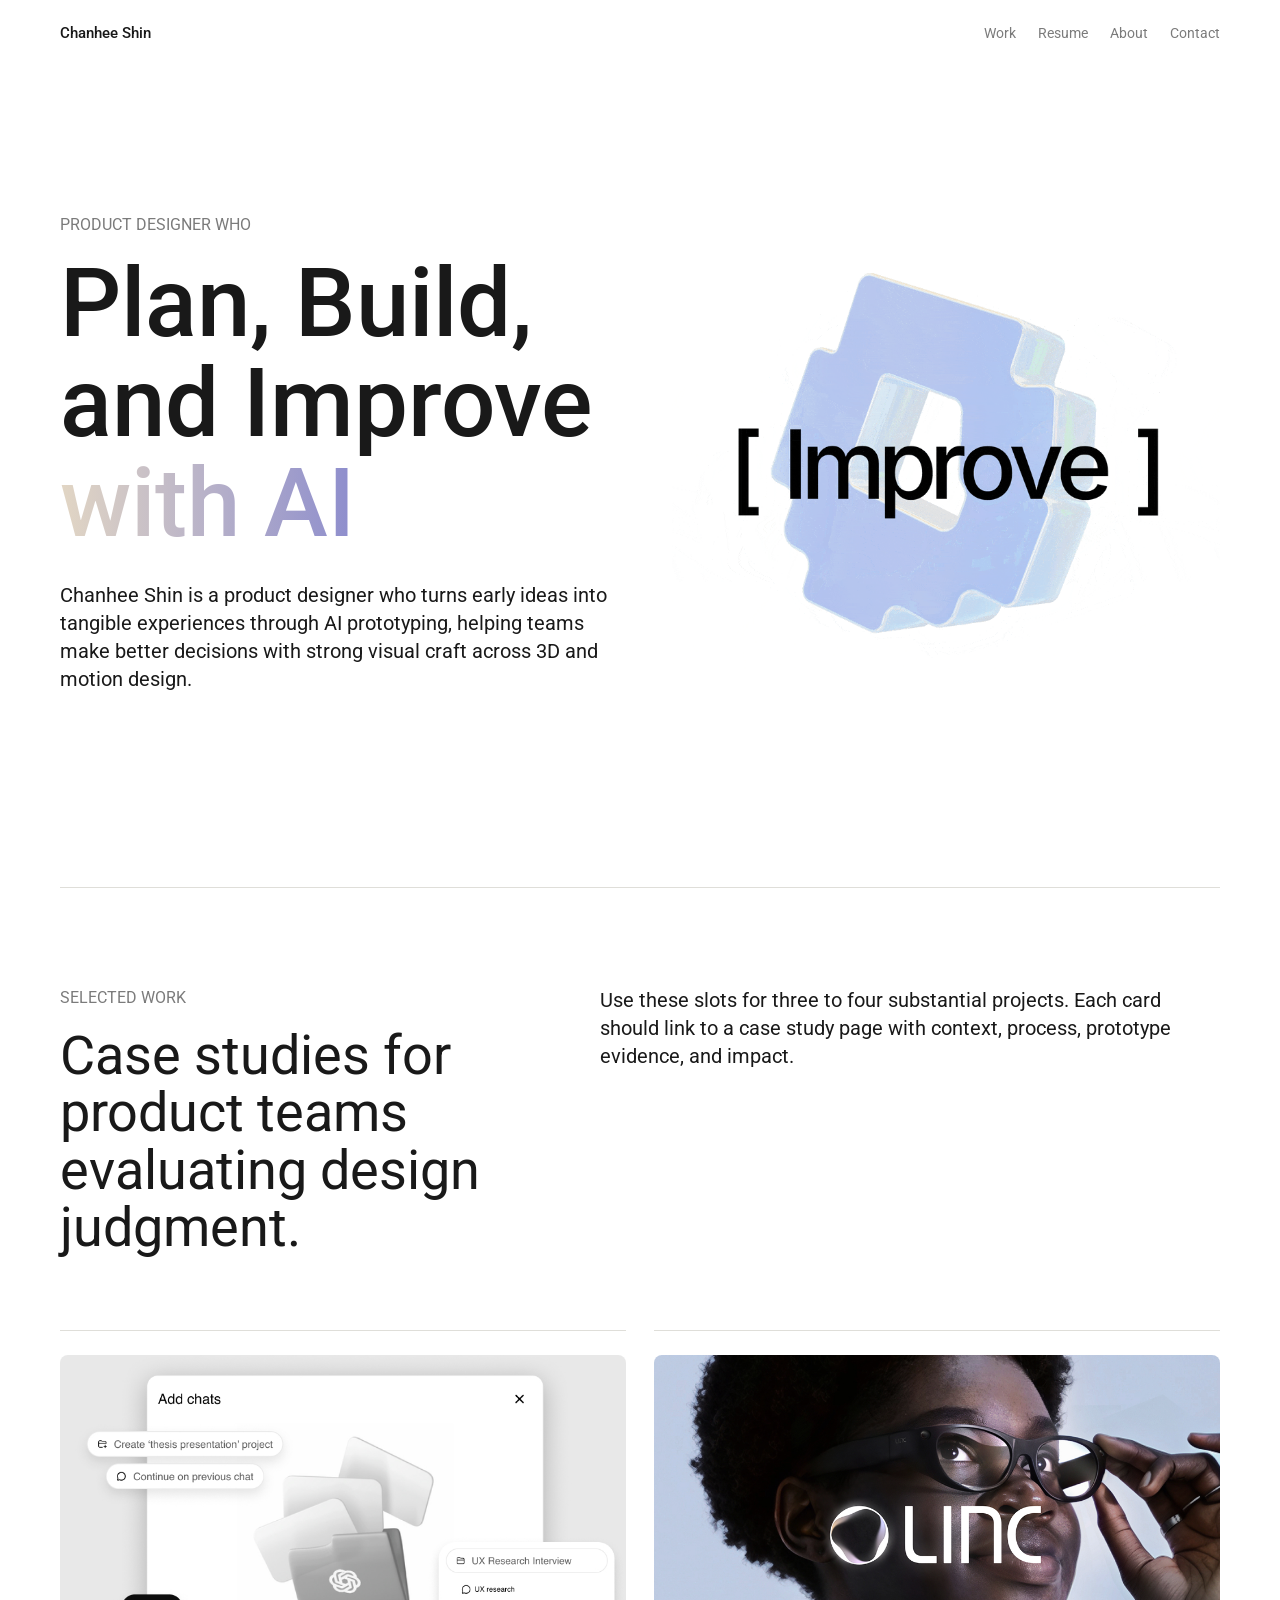
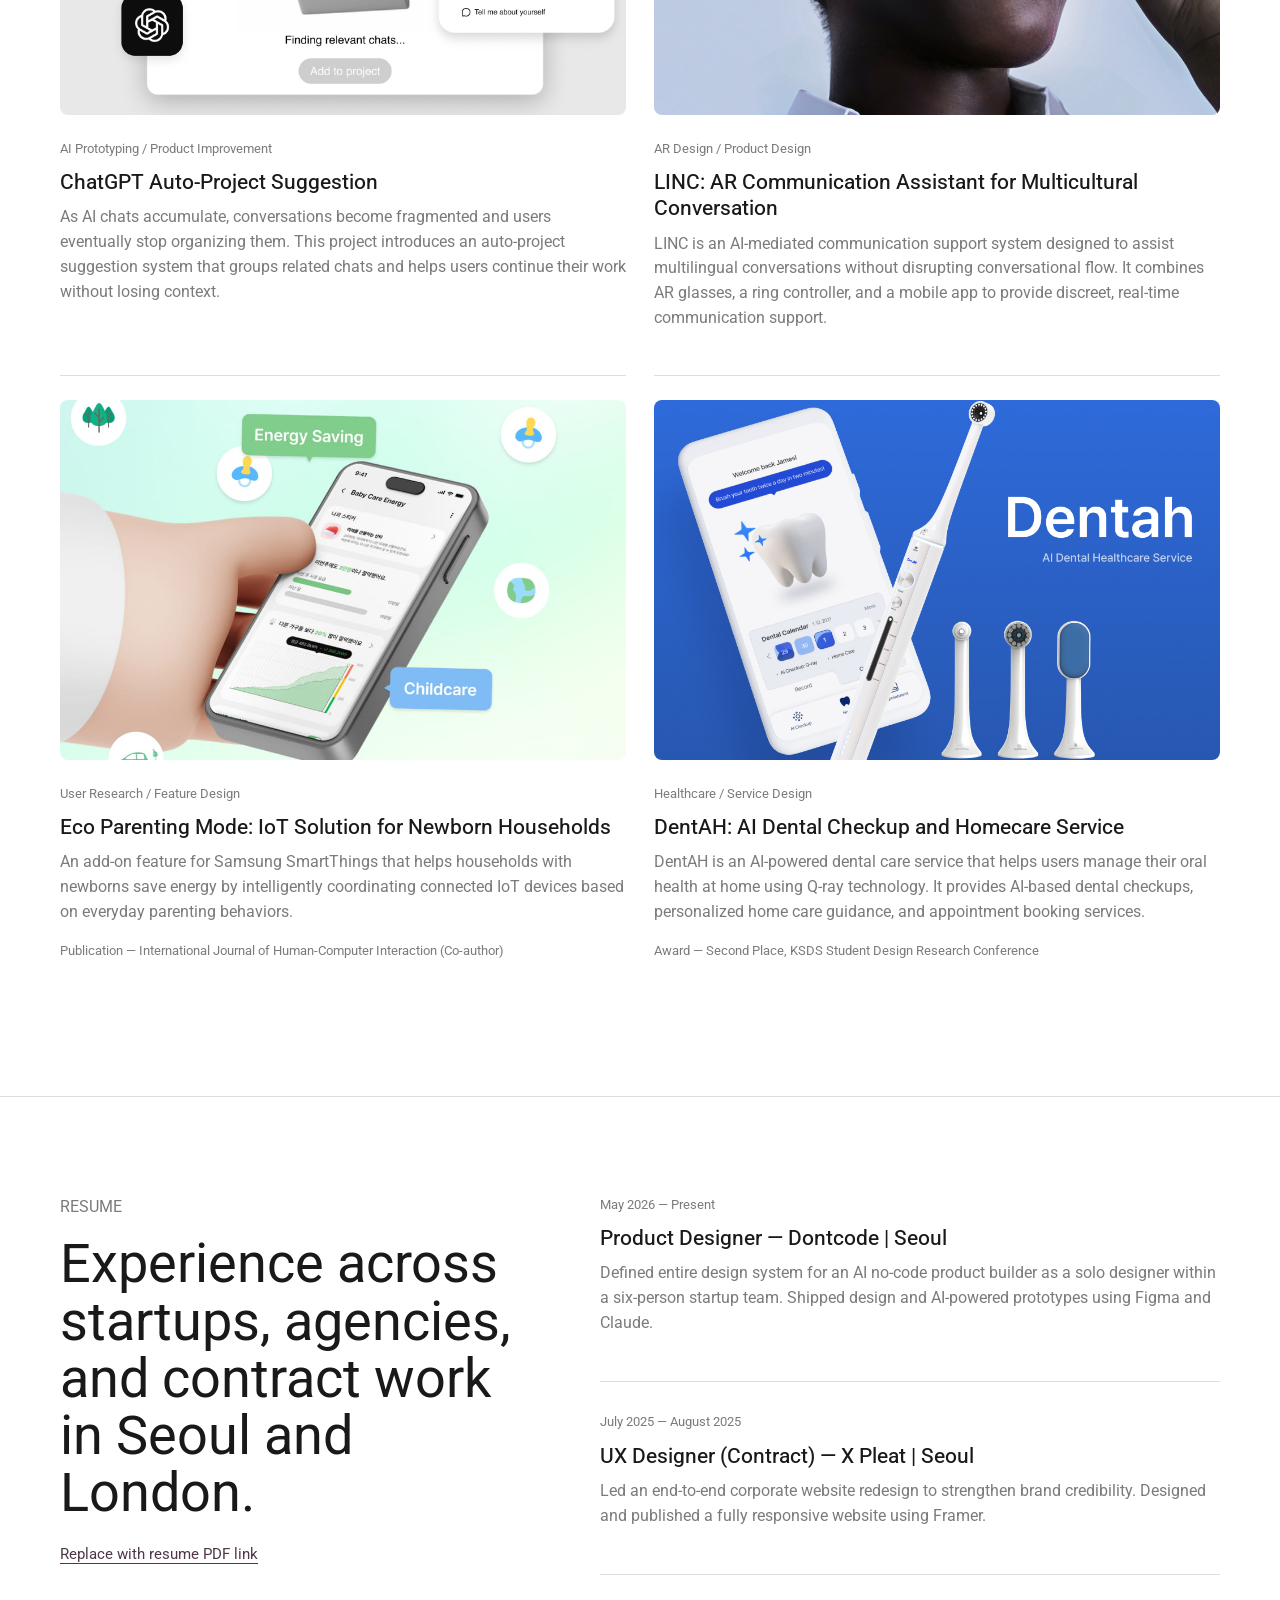
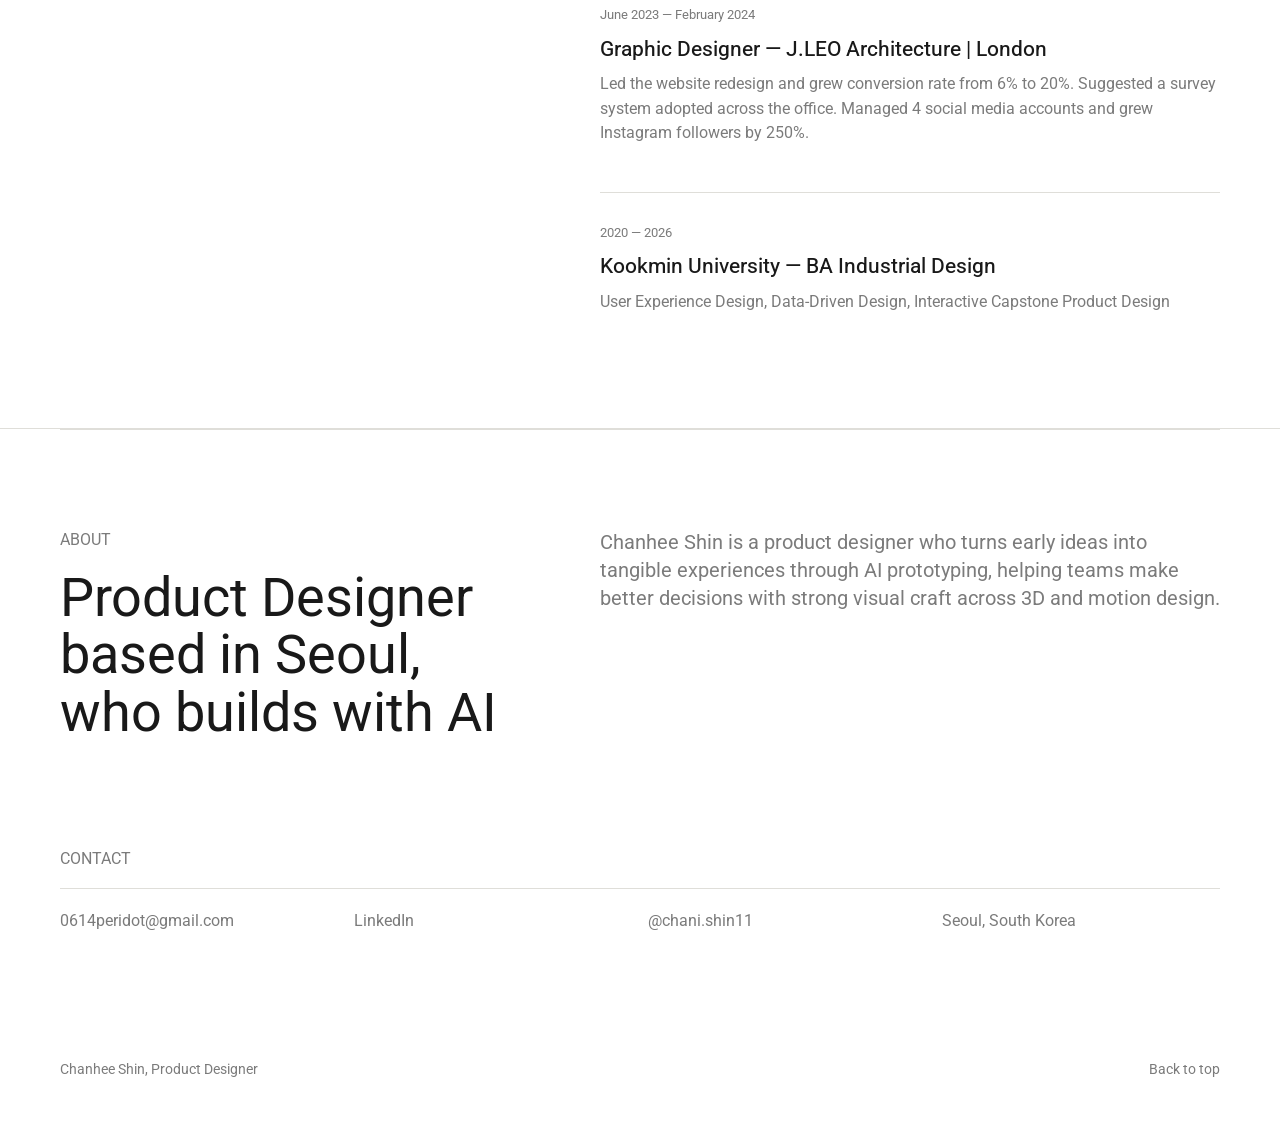
<file: index.html>
<!DOCTYPE html>
<html lang="en">
  <head>
    <meta charset="UTF-8" />
    <meta name="viewport" content="width=device-width, initial-scale=1.0" />
    <title>Chanhee Shin | Product Designer</title>
    <meta
      name="description"
      content="Portfolio for Chanhee Shin, a Seoul-based product designer focused on AI prototyping and product improvement."
    />
    <link rel="preconnect" href="https://fonts.googleapis.com" />
    <link rel="preconnect" href="https://fonts.gstatic.com" crossorigin />
    <link
      href="https://fonts.googleapis.com/css2?family=Roboto:wght@300;400;500;700&display=swap"
      rel="stylesheet"
    />
    <link rel="stylesheet" href="styles.css?v=2" />
  </head>
  <body>
    <header class="site-header">
      <a class="brand" href="#top" aria-label="Chanhee Shin home">Chanhee Shin</a>
      <nav class="nav" aria-label="Primary navigation">
        <a href="#work">Work</a>
        <a href="#resume">Resume</a>
        <a href="#about">About</a>
        <a href="#contact">Contact</a>
      </nav>
    </header>

    <main id="top">
      <section class="hero section">
        <div class="hero-copy">
          <p class="eyebrow">Product Designer who</p>
          <h1>Plan, Build,
            and Improve
            <span class="gradient-text">with AI</span></h1>
          <p class="hero-text">
            Chanhee Shin is a product designer who turns early ideas into tangible 
            experiences through AI prototyping, helping teams make better decisions 
            with strong visual craft across 3D and motion design.
          </p>
        </div>
        <div class="hero-visual">
          <img src="images/hero-3d.gif" alt="3D animation" class="hero-gif" />
        </div>
      </section>

      <section id="work" class="section section-split">
        <div>
          <p class="eyebrow">Selected Work</p>
          <h2>Case studies for product teams evaluating design judgment.</h2>
        </div>
        <p>
          Use these slots for three to four substantial projects. Each card should
          link to a case study page with context, process, prototype evidence, and
          impact.
        </p>
      </section>

      <section class="section work-grid" aria-label="Case study links">
        <a class="project-card" href="case-study-1-chatgpt.html">
          <div class="project-image">
            <img src="images/portfolio1-chatgpt.jpg" alt="ChatGPT Auto-Project Suggestion" />
          </div>
          <div class="project-copy">
            <p class="project-meta">AI Prototyping / Product Improvement</p>
            <h3>ChatGPT Auto-Project Suggestion</h3>
            <p>As AI chats accumulate, conversations become fragmented and users eventually stop organizing them. This project introduces an auto-project suggestion system that groups related chats and helps users continue their work without losing context.</p>
          </div>
        </a>

        <a class="project-card" href="case-study.html">
          <div class="project-image">
            <img src="images/portfolio2-linc.jpg" alt="LINC: AR Communication Assistant" />
          </div>
          <div class="project-copy">
            <p class="project-meta">AR Design / Product Design</p>
            <h3>LINC: AR Communication Assistant for Multicultural Conversation</h3>
            <p>LINC is an AI-mediated communication support system designed to assist multilingual conversations without disrupting conversational flow. It combines AR glasses, a ring controller, and a mobile app to provide discreet, real-time communication support.</p>
          </div>
        </a>

        <a class="project-card" href="case-study.html">
          <div class="project-image">
            <img src="images/portfolio3-ecoparenting.jpg" alt="Eco Parenting Mode" />
          </div>
          <div class="project-copy">
            <p class="project-meta">User Research / Feature Design</p>
            <h3>Eco Parenting Mode: IoT Solution for Newborn Households</h3>
            <p>An add-on feature for Samsung SmartThings that helps households with newborns save energy by intelligently coordinating connected IoT devices based on everyday parenting behaviors.</p>
            <p class="project-meta">Publication — International Journal of Human-Computer Interaction (Co-author)</p>
          </div>
        </a>

        <a class="project-card" href="case-study.html">
          <div class="project-image">
            <img src="images/portfolio4-dentah.jpg" alt="DentAH: AI Dental Checkup and Homecare Service" />
          </div>
          <div class="project-copy">
            <p class="project-meta">Healthcare / Service Design</p>
            <h3>DentAH: AI Dental Checkup and Homecare Service</h3>
            <p>DentAH is an AI-powered dental care service that helps users manage their oral health at home using Q-ray technology. It provides AI-based dental checkups, personalized home care guidance, and appointment booking services.</p>
            <p class="project-meta">Award — Second Place, KSDS Student Design Research Conference</p>
          </div>
        </a>
      </section>

      <section id="resume" class="resume-band">
        <div class="section resume">
          <div>
            <p class="eyebrow">Resume</p>
            <h2>Experience across startups, agencies, and contract work in Seoul and London.</h2>
            <a class="text-link" href="#" aria-label="Replace with resume PDF link">Replace with resume PDF link</a>
          </div>
          <div class="resume-list">
            <article>
              <p class="resume-date">May 2026 — Present</p>
              <h3>Product Designer — Dontcode | Seoul</h3>
              <p>Defined entire design system for an AI no-code product builder as a solo designer within a six-person startup team. Shipped design and AI-powered prototypes using Figma and Claude.</p>
            </article>
            <article>
              <p class="resume-date">July 2025 — August 2025</p>
              <h3>UX Designer (Contract) — X Pleat | Seoul</h3>
              <p>Led an end-to-end corporate website redesign to strengthen brand credibility. Designed and published a fully responsive website using Framer.</p>
            </article>
            <article>
              <p class="resume-date">June 2023 — February 2024</p>
              <h3>Graphic Designer — J.LEO Architecture | London</h3>
              <p>Led the website redesign and grew conversion rate from 6% to 20%. Suggested a survey system adopted across the office. Managed 4 social media accounts and grew Instagram followers by 250%.</p>
            </article>
            <article>
              <p class="resume-date">2020 — 2026</p>
              <h3>Kookmin University — BA Industrial Design</h3>
              <p>User Experience Design, Data-Driven Design, Interactive Capstone Product Design</p>
            </article>
          </div>
        </div>
      </section>

      <section id="about" class="section section-split about">
        <div>
          <p class="eyebrow">About</p>
          <h2>Product Designer based in Seoul, who builds with AI</h2>
        </div>
        <p>
          Chanhee Shin is a product designer who turns early ideas into tangible experiences through AI prototyping, helping teams make better decisions with strong visual craft across 3D and motion design.
        </p>
      </section>

      <section id="contact" class="section contact">
        <p class="eyebrow">Contact</p>
        <div class="contact-grid">
          <a href="mailto:0614peridot@gmail.com">0614peridot@gmail.com</a>
          <a href="https://www.linkedin.com/in/chanhee-shin/" target="_blank" rel="noreferrer">LinkedIn</a>
          <a href="https://www.instagram.com/chani.shin11/" target="_blank" rel="noreferrer">@chani.shin11</a>
          <span>Seoul, South Korea</span>
        </div>
      </section>
    </main>

    <footer class="footer">
      <p>Chanhee Shin, Product Designer</p>
      <a href="#top">Back to top</a>
    </footer>
  </body>
</html>
</file>
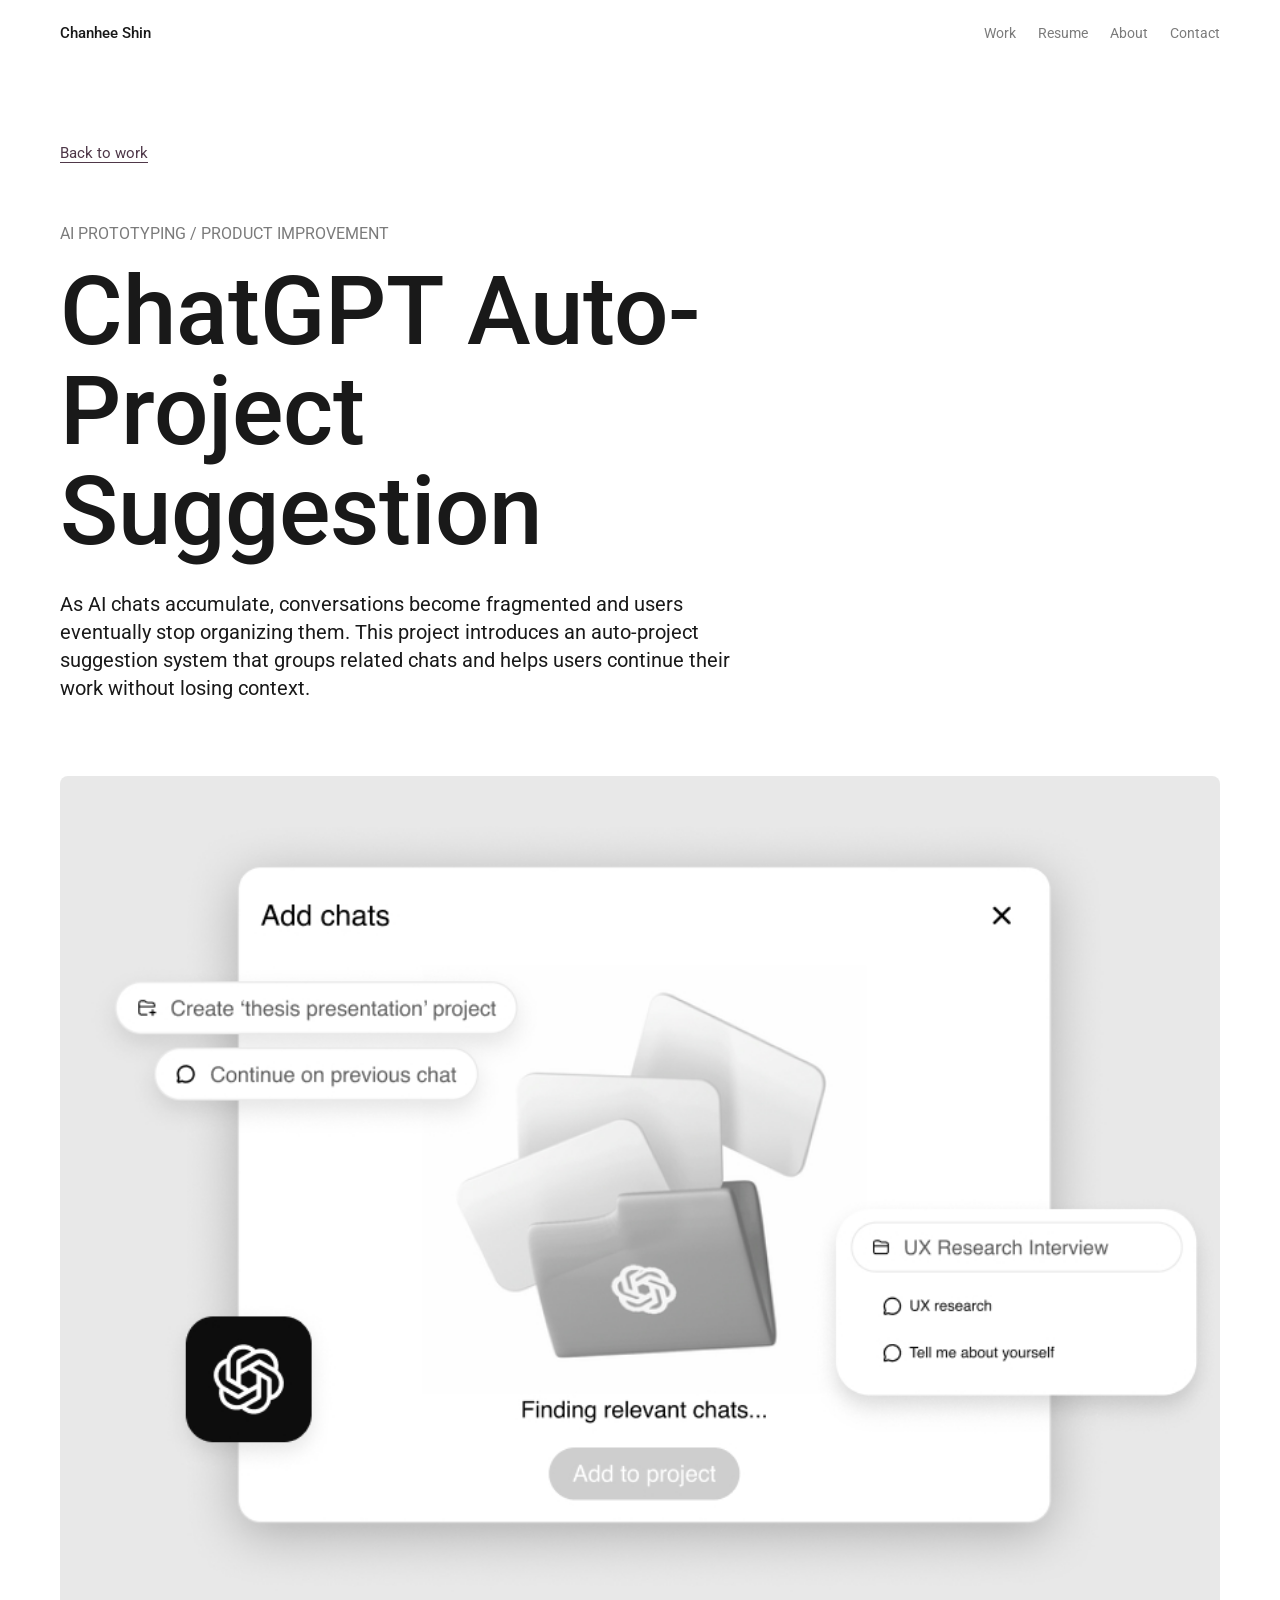
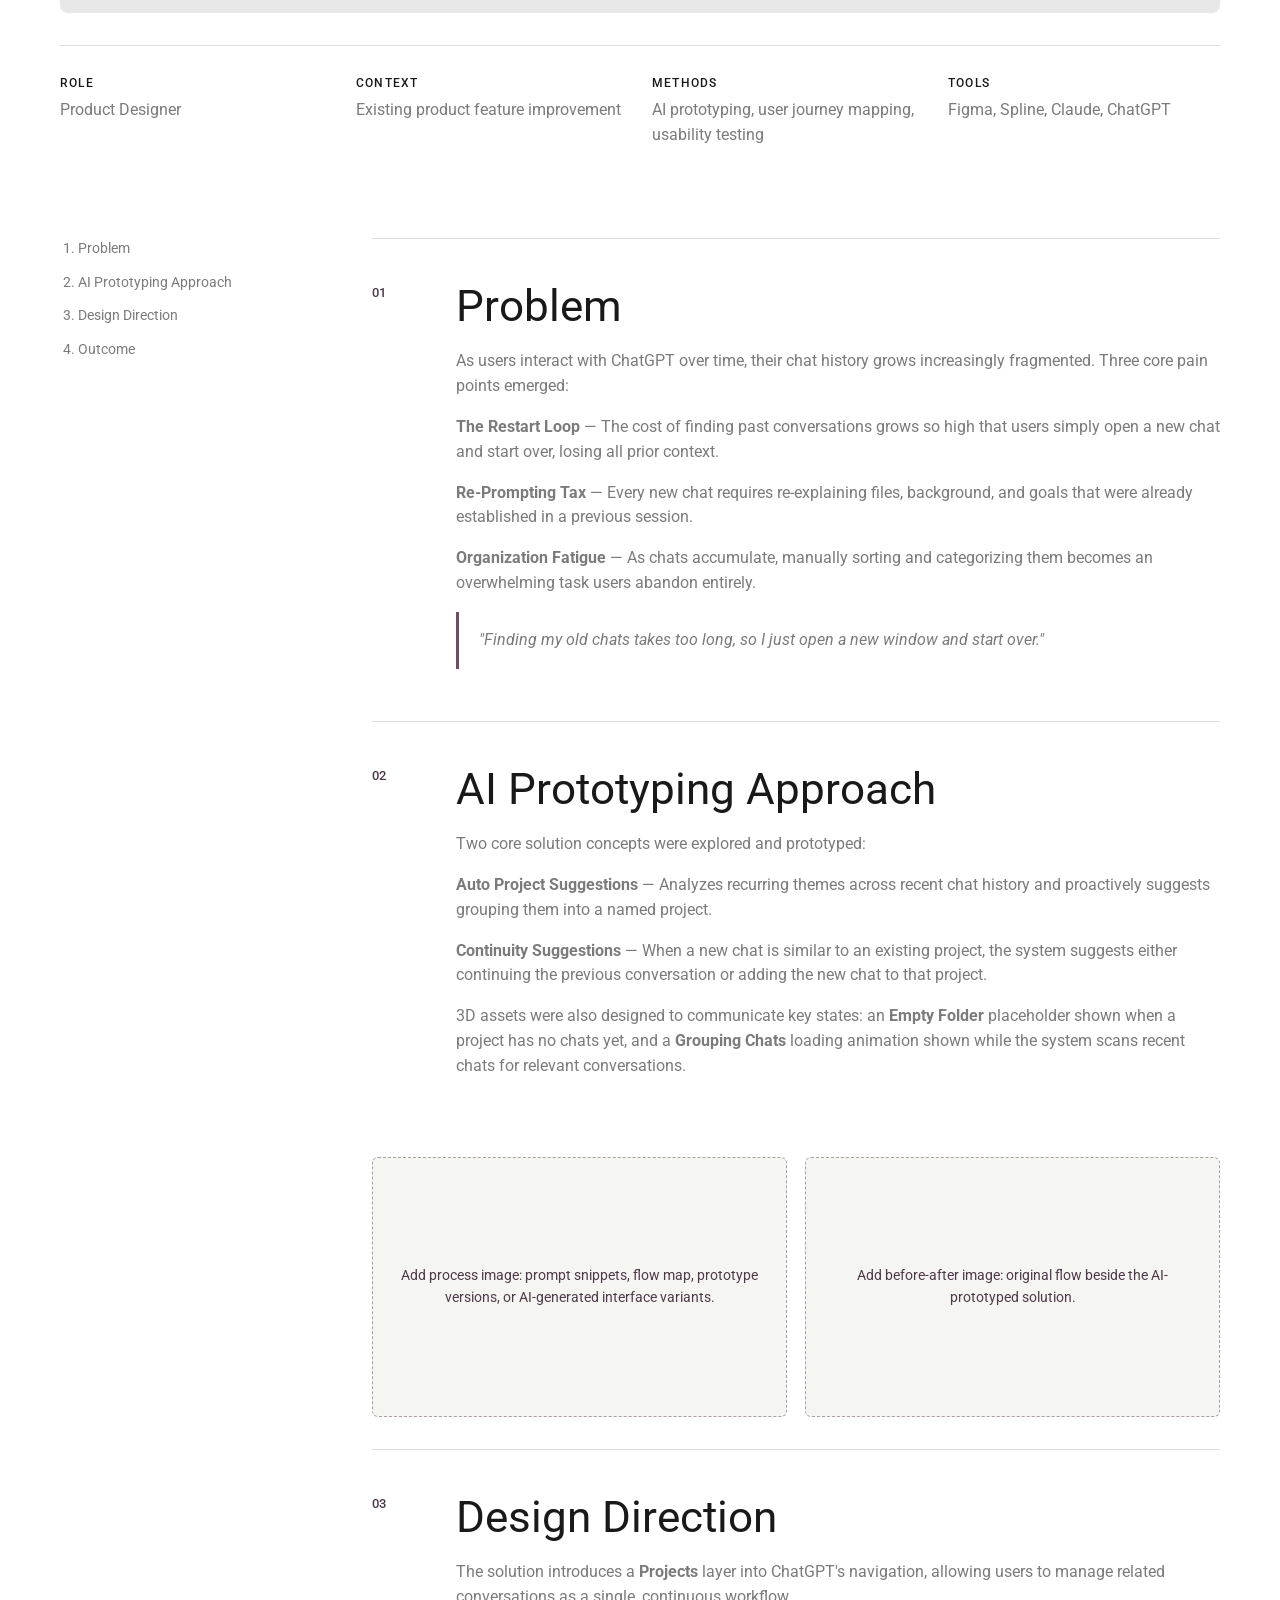
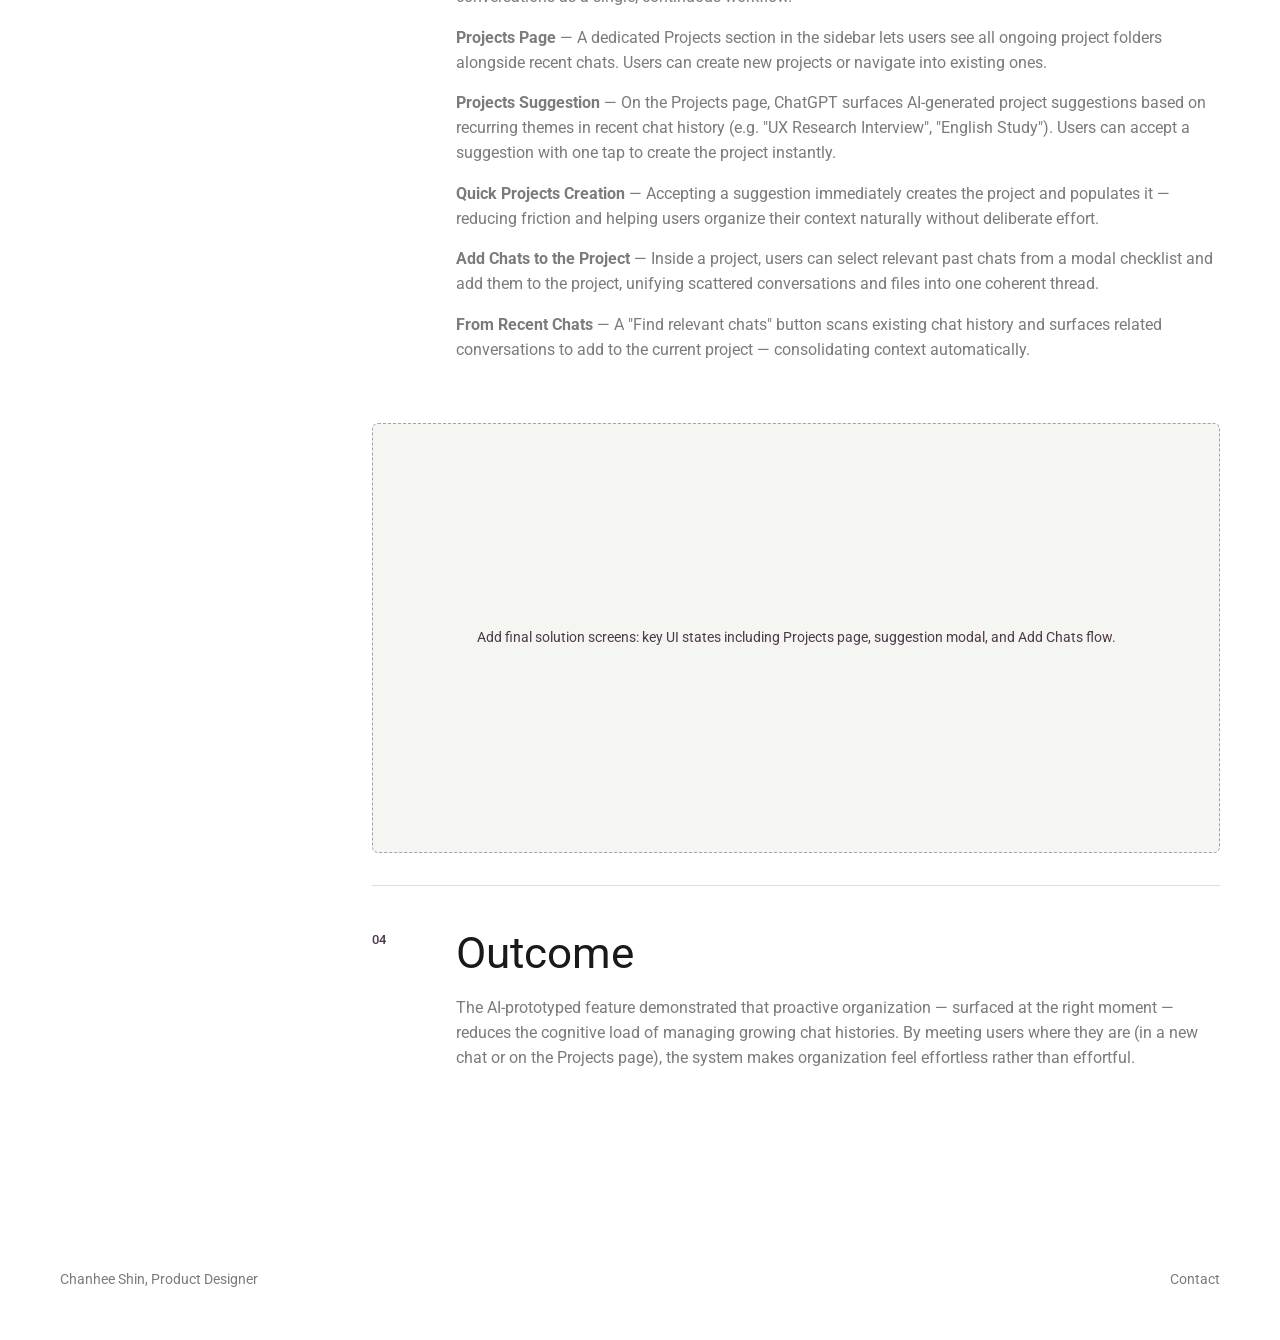
<file: case-study-1-chatgpt.html>
<!DOCTYPE html>
<html lang="en">
  <head>
    <meta charset="UTF-8" />
    <meta name="viewport" content="width=device-width, initial-scale=1.0" />
    <title>ChatGPT Auto-Project Suggestion | Chanhee Shin</title>
    <meta
      name="description"
      content="A case study on auto-project suggestion for ChatGPT — grouping related chats to reduce fragmentation and help users continue their work without losing context."
    />
    <link rel="preconnect" href="https://fonts.googleapis.com" />
    <link rel="preconnect" href="https://fonts.gstatic.com" crossorigin />
    <link
      href="https://fonts.googleapis.com/css2?family=Roboto:wght@300;400;500;700&display=swap"
      rel="stylesheet"
    />
    <link rel="stylesheet" href="styles.css?v=2" />
  </head>
  <body>
    <header class="site-header">
      <a class="brand" href="index.html" aria-label="Chanhee Shin home">Chanhee Shin</a>
      <nav class="nav" aria-label="Primary navigation">
        <a href="index.html#work">Work</a>
        <a href="index.html#resume">Resume</a>
        <a href="index.html#about">About</a>
        <a href="index.html#contact">Contact</a>
      </nav>
    </header>

    <main>
      <section class="case-hero section">
        <a class="text-link" href="index.html#work">Back to work</a>
        <p class="eyebrow">AI Prototyping / Product Improvement</p>
        <h1>ChatGPT Auto-Project Suggestion</h1>
        <p class="hero-text">
          As AI chats accumulate, conversations become fragmented and users eventually stop organizing them. This project introduces an auto-project suggestion system that groups related chats and helps users continue their work without losing context.
        </p>
      </section>

      <section class="section case-overview">
        <img src="images/portfolio1-chatgpt.jpg" alt="ChatGPT Auto-Project Suggestion" class="case-hero-image" />
        <dl class="overview-list">
          <div>
            <dt>Role</dt>
            <dd>Product Designer</dd>
          </div>
          <div>
            <dt>Context</dt>
            <dd>Existing product 
              feature improvement</dd>
          </div>
          <div>
            <dt>Methods</dt>
            <dd>AI prototyping, user journey 
              mapping, usability testing</dd>
          </div>
          <div>
            <dt>Tools</dt>
            <dd>Figma, Spline, Claude, ChatGPT</dd>
          </div>
        </dl>
      </section>

      <section class="section case-layout">
        <aside class="case-sidebar" aria-label="Case study structure">
          <ol>
            <li><a href="#problem">Problem</a></li>
            <li><a href="#prototyping">AI Prototyping Approach</a></li>
            <li><a href="#design">Design Direction</a></li>
            <li><a href="#outcome">Outcome</a></li>
          </ol>
        </aside>

        <div class="case-content">
          <article id="problem" class="case-section">
            <span class="section-number">01</span>
            <div>
              <h2>Problem</h2>
              <p>
                As users interact with ChatGPT over time, their chat history grows increasingly fragmented. Three core pain points emerged:
              </p>
              <p>
                <strong>The Restart Loop</strong> — The cost of finding past conversations grows so high that users simply open a new chat and start over, losing all prior context.
              </p>
              <p>
                <strong>Re-Prompting Tax</strong> — Every new chat requires re-explaining files, background, and goals that were already established in a previous session.
              </p>
              <p>
                <strong>Organization Fatigue</strong> — As chats accumulate, manually sorting and categorizing them becomes an overwhelming task users abandon entirely.
              </p>
              <p class="quote">
                "Finding my old chats takes too long, so I just open a new window and start over."
              </p>
            </div>
          </article>

          <article id="prototyping" class="case-section">
            <span class="section-number">02</span>
            <div>
              <h2>AI Prototyping Approach</h2>
              <p>
                Two core solution concepts were explored and prototyped:
              </p>
              <p>
                <strong>Auto Project Suggestions</strong> — Analyzes recurring themes across recent chat history and proactively suggests grouping them into a named project.
              </p>
              <p>
                <strong>Continuity Suggestions</strong> — When a new chat is similar to an existing project, the system suggests either continuing the previous conversation or adding the new chat to that project.
              </p>
              <p>
                3D assets were also designed to communicate key states: an <strong>Empty Folder</strong> placeholder shown when a project has no chats yet, and a <strong>Grouping Chats</strong> loading animation shown while the system scans recent chats for relevant conversations.
              </p>
            </div>
          </article>

          <div class="image-grid">
            <div class="image-placeholder">
              <span>Add process image: prompt snippets, flow map, prototype versions, or AI-generated interface variants.</span>
            </div>
            <div class="image-placeholder">
              <span>Add before-after image: original flow beside the AI-prototyped solution.</span>
            </div>
          </div>

          <article id="design" class="case-section">
            <span class="section-number">03</span>
            <div>
              <h2>Design Direction</h2>
              <p>
                The solution introduces a <strong>Projects</strong> layer into ChatGPT's navigation, allowing users to manage related conversations as a single, continuous workflow.
              </p>
              <p>
                <strong>Projects Page</strong> — A dedicated Projects section in the sidebar lets users see all ongoing project folders alongside recent chats. Users can create new projects or navigate into existing ones.
              </p>
              <p>
                <strong>Projects Suggestion</strong> — On the Projects page, ChatGPT surfaces AI-generated project suggestions based on recurring themes in recent chat history (e.g. "UX Research Interview", "English Study"). Users can accept a suggestion with one tap to create the project instantly.
              </p>
              <p>
                <strong>Quick Projects Creation</strong> — Accepting a suggestion immediately creates the project and populates it — reducing friction and helping users organize their context naturally without deliberate effort.
              </p>
              <p>
                <strong>Add Chats to the Project</strong> — Inside a project, users can select relevant past chats from a modal checklist and add them to the project, unifying scattered conversations and files into one coherent thread.
              </p>
              <p>
                <strong>From Recent Chats</strong> — A "Find relevant chats" button scans existing chat history and surfaces related conversations to add to the current project — consolidating context automatically.
              </p>
            </div>
          </article>

          <div class="wide-placeholder image-placeholder">
            <span>Add final solution screens: key UI states including Projects page, suggestion modal, and Add Chats flow.</span>
          </div>

          <article id="outcome" class="case-section">
            <span class="section-number">04</span>
            <div>
              <h2>Outcome</h2>
              <p>
                The AI-prototyped feature demonstrated that proactive organization — surfaced at the right moment — reduces the cognitive load of managing growing chat histories. By meeting users where they are (in a new chat or on the Projects page), the system makes organization feel effortless rather than effortful.
              </p>
            </div>
          </article>
        </div>
      </section>
    </main>

    <footer class="footer">
      <p>Chanhee Shin, Product Designer</p>
      <a href="index.html#contact">Contact</a>
    </footer>
  </body>
</html>
</file>
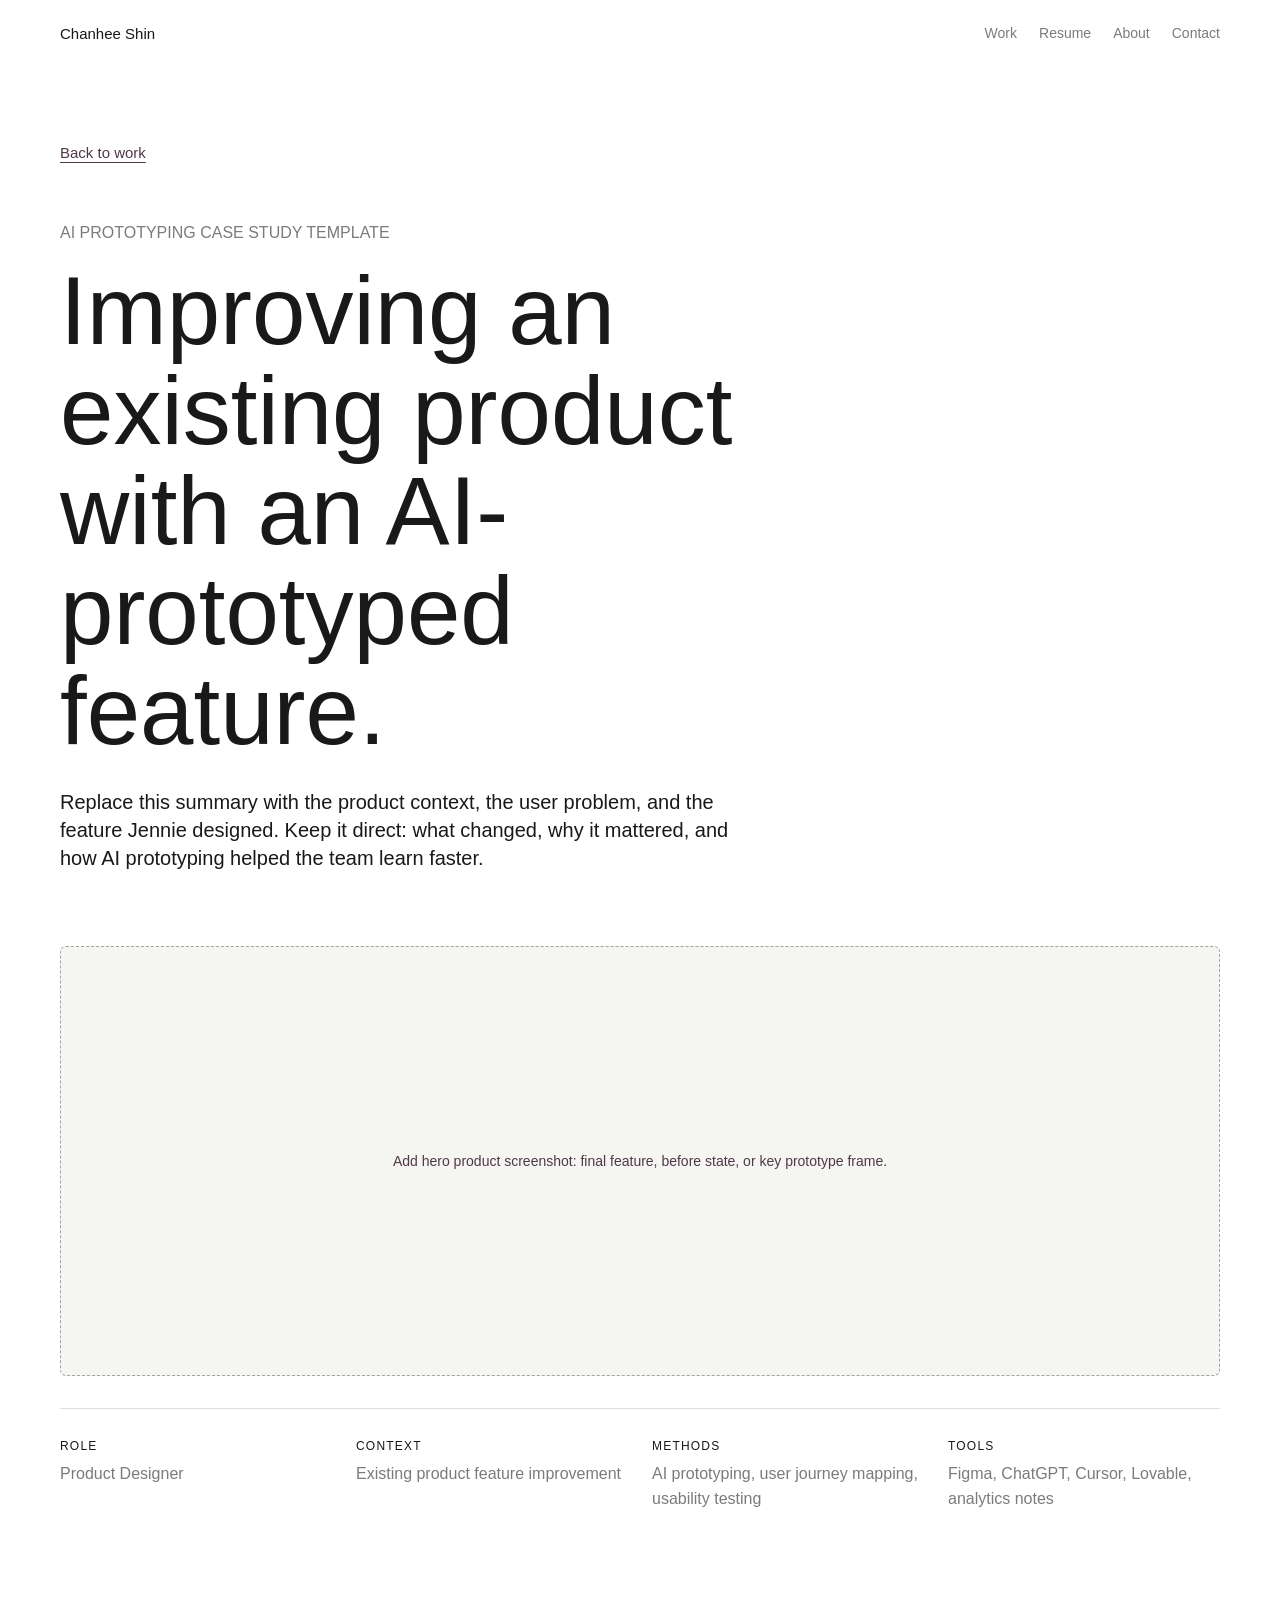
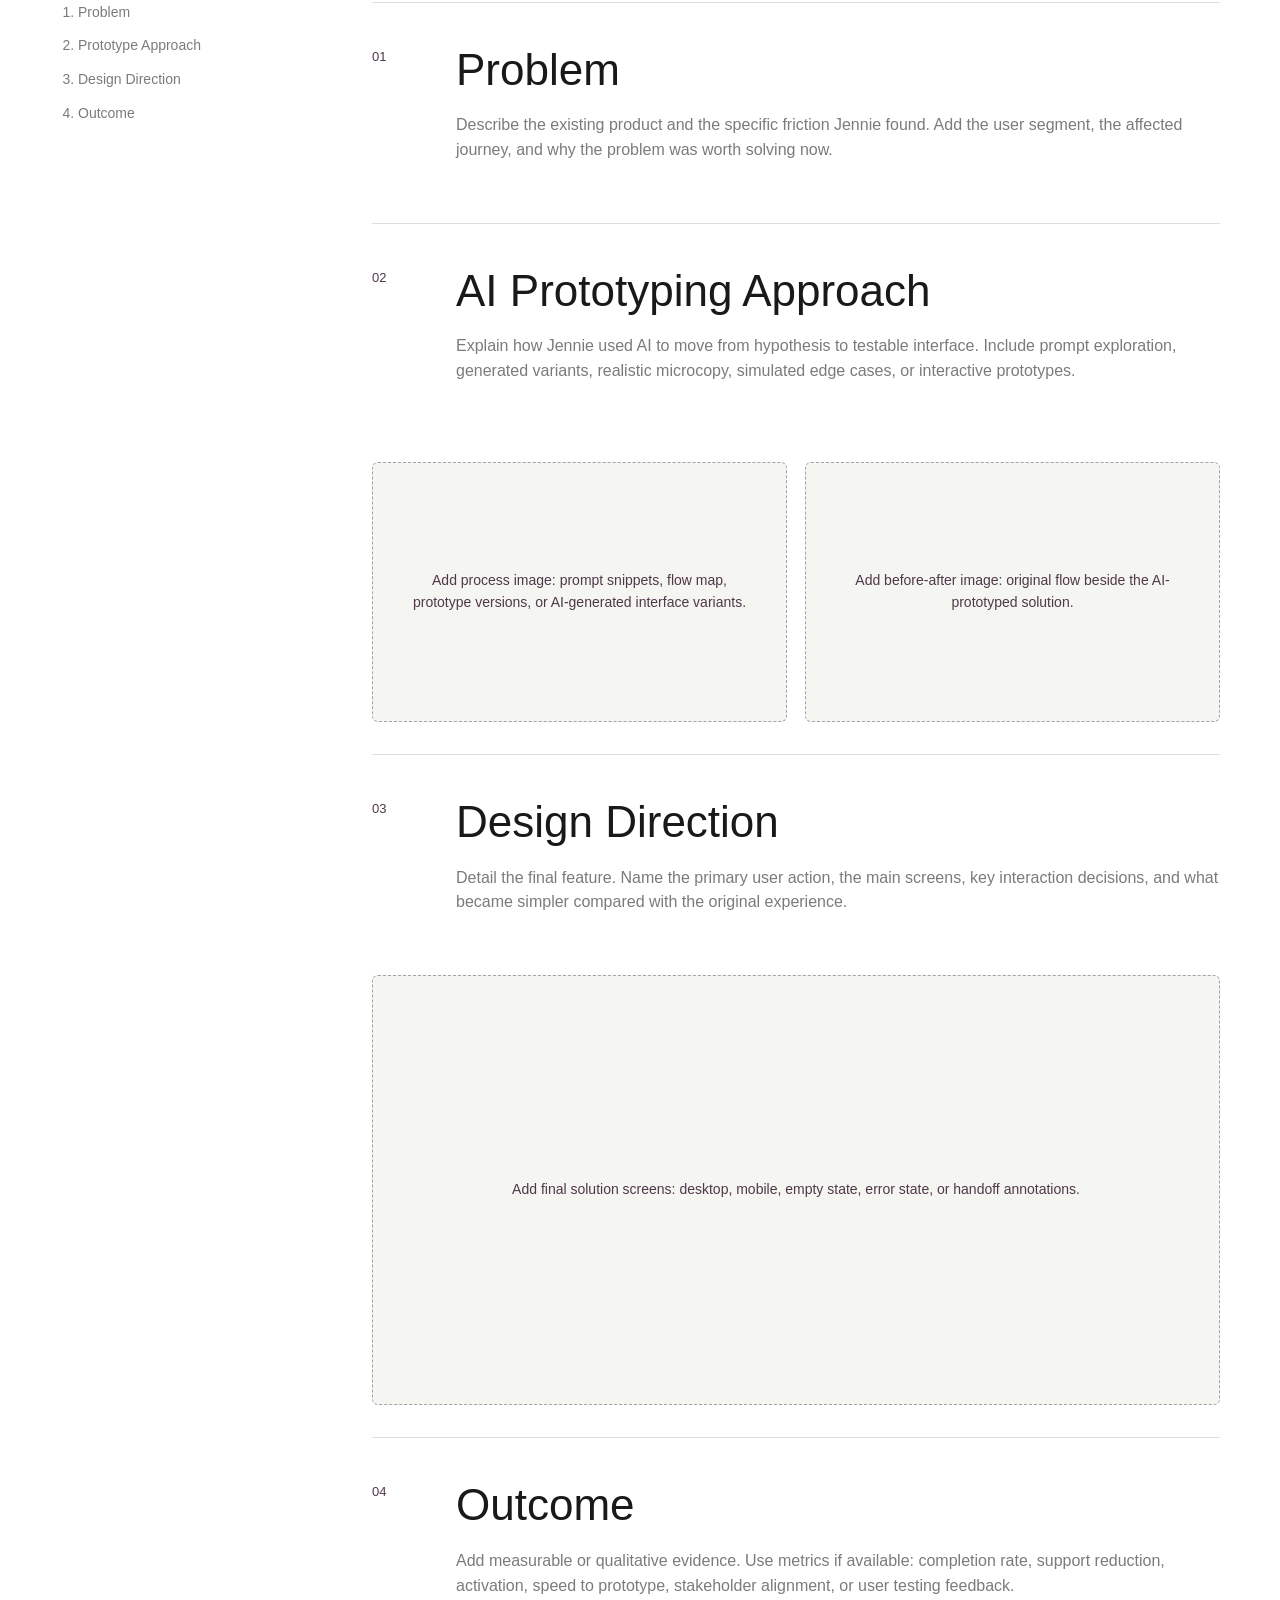
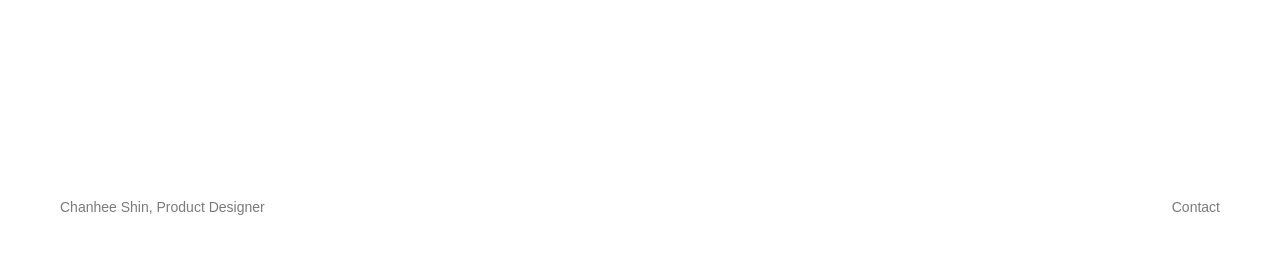
<file: case-study.html>
<!DOCTYPE html>
<html lang="en">
  <head>
    <meta charset="UTF-8" />
    <meta name="viewport" content="width=device-width, initial-scale=1.0" />
    <title>Case Study | Chanhee Shin</title>
    <meta
      name="description"
      content="Chanhee Shin's product design portfolio."
    />
    <link rel="preconnect" href="https://fonts.googleapis.com" />
    <link rel="preconnect" href="https://fonts.gstatic.com" crossorigin />
    <link
      href="https://fonts.googleapis.com/css2?family=Inter:wght@300;400;450;500;600&display=swap"
      rel="stylesheet"
    />
    <link rel="stylesheet" href="styles.css" />
  </head>
  <body>
    <header class="site-header">
      <a class="brand" href="index.html" aria-label="Chanhee Shin home">Chanhee Shin</a>
      <nav class="nav" aria-label="Primary navigation">
        <a href="index.html#work">Work</a>
        <a href="index.html#resume">Resume</a>
        <a href="index.html#about">About</a>
        <a href="index.html#contact">Contact</a>
      </nav>
    </header>

    <main>
      <section class="case-hero section">
        <a class="text-link" href="index.html#work">Back to work</a>
        <p class="eyebrow">AI Prototyping Case Study Template</p>
        <h1>Improving an existing product with an AI-prototyped feature.</h1>
        <p class="hero-text">
          Replace this summary with the product context, the user problem, and the
          feature Jennie designed. Keep it direct: what changed, why it mattered,
          and how AI prototyping helped the team learn faster.
        </p>
      </section>

      <section class="section case-overview">
        <div class="wide-placeholder image-placeholder">
          <span>Add hero product screenshot: final feature, before state, or key prototype frame.</span>
        </div>
        <dl class="overview-list">
          <div>
            <dt>Role</dt>
            <dd>Product Designer</dd>
          </div>
          <div>
            <dt>Context</dt>
            <dd>Existing product feature improvement</dd>
          </div>
          <div>
            <dt>Methods</dt>
            <dd>AI prototyping, user journey mapping, usability testing</dd>
          </div>
          <div>
            <dt>Tools</dt>
            <dd>Figma, ChatGPT, Cursor, Lovable, analytics notes</dd>
          </div>
        </dl>
      </section>

      <section class="section case-layout">
        <aside class="case-sidebar" aria-label="Case study structure">
          <ol>
            <li><a href="#problem">Problem</a></li>
            <li><a href="#prototyping">Prototype Approach</a></li>
            <li><a href="#design">Design Direction</a></li>
            <li><a href="#outcome">Outcome</a></li>
          </ol>
        </aside>

        <div class="case-content">
          <article id="problem" class="case-section">
            <span class="section-number">01</span>
            <div>
              <h2>Problem</h2>
              <p>
                Describe the existing product and the specific friction Jennie found.
                Add the user segment, the affected journey, and why the problem was
                worth solving now.
              </p>
            </div>
          </article>

          <article id="prototyping" class="case-section">
            <span class="section-number">02</span>
            <div>
              <h2>AI Prototyping Approach</h2>
              <p>
                Explain how Jennie used AI to move from hypothesis to testable
                interface. Include prompt exploration, generated variants, realistic
                microcopy, simulated edge cases, or interactive prototypes.
              </p>
            </div>
          </article>

          <div class="image-grid">
            <div class="image-placeholder">
              <span>Add process image: prompt snippets, flow map, prototype versions, or AI-generated interface variants.</span>
            </div>
            <div class="image-placeholder">
              <span>Add before-after image: original flow beside the AI-prototyped solution.</span>
            </div>
          </div>

          <article id="design" class="case-section">
            <span class="section-number">03</span>
            <div>
              <h2>Design Direction</h2>
              <p>
                Detail the final feature. Name the primary user action, the main
                screens, key interaction decisions, and what became simpler compared
                with the original experience.
              </p>
            </div>
          </article>

          <div class="wide-placeholder image-placeholder">
            <span>Add final solution screens: desktop, mobile, empty state, error state, or handoff annotations.</span>
          </div>

          <article id="outcome" class="case-section">
            <span class="section-number">04</span>
            <div>
              <h2>Outcome</h2>
              <p>
                Add measurable or qualitative evidence. Use metrics if available:
                completion rate, support reduction, activation, speed to prototype,
                stakeholder alignment, or user testing feedback.
              </p>
            </div>
          </article>
        </div>
      </section>
    </main>

    <footer class="footer">
      <p>Chanhee Shin, Product Designer</p>
      <a href="index.html#contact">Contact</a>
    </footer>
  </body>
</html>
</file>
<file: styles.css>
:root {
  --bg: #ffffff;
  --surface: #ffffff;
  --ink: #191919;
  --muted: #7B7B7B;
  --soft: #f5f5f2;
  --line: #dfded9;
  --point: #6f4e65;
  --purple: linear-gradient(to right, #E2D6C4, #8D8DCD);
  --point-dark: #4f3849;
  --point-soft: #ece3e9;
  --shadow: 0 24px 70px rgba(25, 24, 23, 0.08);
}

* {
  box-sizing: border-box;
}

html {
  scroll-behavior: smooth;
}

body {
  margin: 0;
  background: var(--bg);
  color: var(--ink);
  font-family: "Roboto", sans-serif;
  font-weight: 400;
  line-height: 1.55;
}

a {
  color: inherit;
  text-decoration: none;
}

p {
  margin-top: 0;
}

.site-header {
  position: sticky;
  top: 0;
  z-index: 10;
  display: flex;
  align-items: center;
  justify-content: space-between;
  gap: 24px;
  width: min(1160px, calc(100% - 40px));
  margin: 0 auto;
  padding: 22px 0;
  background: color-mix(in srgb, var(--bg) 88%, transparent);
  backdrop-filter: blur(18px);
}

.brand {
  font-size: 15px;
  font-weight: 500;
  letter-spacing: 0;
}

.nav {
  display: flex;
  align-items: center;
  gap: 22px;
  color: var(--muted);
  font-size: 14px;
  font-weight: 400;
}

.nav a:hover,
.footer a:hover,
.contact-grid a:hover,
.text-link:hover {
  color: var(--point-dark);
}

.section {
  width: min(1160px, calc(100% - 40px));
  margin: 0 auto;
}

.hero {
  display: grid;
  grid-template-columns: minmax(0, 1fr) minmax(0, 1fr);
  gap: 36px 64px;
  align-items: center;
  min-height: calc(100vh - 80px);
  padding: 64px 0 92px;
}

.eyebrow {
  margin: 0 0 16px;
  color: var(--muted);
  font-size: 16px;
  font-weight: 400;
  text-transform: uppercase;
}

h1,
h2,
h3 {
  margin-top: 0;
  letter-spacing: 0;
}

h1 {
  max-width: 680px;
  margin-bottom: 28px;
  font-size: clamp(46px, calc(8.76vw - 9px), 96px);
  font-weight: 500;
  line-height: 1.04;
}

h2 {
  margin-bottom: 20px;
  font-size: clamp(30px, 4.5vw, 54px);
  font-weight: 400;
  line-height: 1.06;
}

h3 {
  margin-bottom: 10px;
  font-size: 21px;
  font-weight: 450;
  line-height: 1.25;
}

.hero-text,
.section-split > p,
.case-hero .hero-text {
  max-width: 680px;
  color: var(--ink);
  font-size: 20px;
  font-family: "Roboto", sans-serif;
  font-weight: 400;
  line-height: 1.4;
}

.image-placeholder {
  display: grid;
  place-items: center;
  min-height: 260px;
  padding: 28px;
  border: 1px dashed color-mix(in srgb, var(--point) 45%, var(--line));
  border-radius: 6px;
  background: var(--soft);
  color: var(--point-dark);
  text-align: center;
  font-size: 14px;
  font-weight: 400;
}

.gradient-text {
  background: var(--purple);
  -webkit-background-clip: text;
  -webkit-text-fill-color: transparent;
  background-clip: text;
}

.hero-visual {
  display: flex;
  justify-content: flex-end;
  align-items: center;
}

.hero-gif {
  width: 100%;
  max-width: 800px;
  height: auto;
  border-radius: 6px;
  display: block;
}

.section-split,
.resume {
  display: grid;
  grid-template-columns: minmax(260px, 0.86fr) minmax(0, 1.14fr);
  gap: 72px;
  padding: 98px 0 54px;
  border-top: 1px solid var(--line);
}

.work-grid {
  display: grid;
  grid-template-columns: repeat(2, minmax(0, 1fr));
  grid-auto-rows: 1fr;
  gap: 28px;
  padding-bottom: 104px;
}

.project-card {
  display: grid;
  grid-template-rows: 360px minmax(0, 1fr);
  gap: 24px;
  min-height: 100%;
  border-top: 1px solid var(--line);
  padding-top: 24px;
}

.project-card:hover h3 {
  color: var(--point-dark);
}

.project-image {
  display: block;
  overflow: hidden;
  border-radius: 8px;
  height: 360px;
  line-height: 0;
}

.project-image img {
  width: 100%;
  height: 360px;
  object-fit: cover;
  display: block;
  transition: transform 0.3s cubic-bezier(0.34, 1.56, 0.64, 1);
}

.project-card:hover .project-image img {
  transform: scale(1.1);
}

.project-copy {
  display: flex;
  flex-direction: column;
}

.project-meta,
.resume-date {
  margin-bottom: 10px;
  color: var(--point-dark);
  font-size: 13px;
}

.project-copy p,
.resume-list p,
.about p,
.case-section p,
.overview-list dd {
  color: var(--muted);
}

.resume-band {
  background: var(--surface);
  border-top: 1px solid var(--line);
  border-bottom: 1px solid var(--line);
}

.resume {
  border-top: 0;
  padding-bottom: 98px;
}

.resume-list {
  display: grid;
  gap: 30px;
}

.resume-list article {
  padding-bottom: 30px;
  border-bottom: 1px solid var(--line);
}

.resume-list article:last-child {
  padding-bottom: 0;
  border-bottom: 0;
}

.text-link {
  display: inline-flex;
  color: var(--point-dark);
  font-size: 15px;
  text-decoration: underline;
  text-underline-offset: 4px;
}

.contact {
  padding: 32px 0 92px;
}

.contact-grid {
  display: grid;
  grid-template-columns: repeat(4, minmax(0, 1fr));
  gap: 16px;
  padding-top: 20px;
  border-top: 1px solid var(--line);
  color: var(--muted);
}

.contact-grid a,
.contact-grid span {
  overflow-wrap: anywhere;
}

.case-hero {
  padding: 74px 0 54px;
}

.case-hero .text-link {
  margin-bottom: 56px;
}

.case-hero h1 {
  max-width: 680px;
}

.case-overview {
  padding-bottom: 36px;
}

.wide-placeholder {
  min-height: 430px;
  margin-bottom: 32px;
}

.case-hero-image {
  width: 100%;
  height: auto;
  border-radius: 8px;
  display: block;
  margin-bottom: 32px;
}

.overview-list {
  display: grid;
  grid-template-columns: repeat(4, minmax(0, 1fr));
  gap: 24px;
  margin: 0;
  padding: 28px 0 0;
  border-top: 1px solid var(--line);
}

dt,
dd {
  margin: 0;
}

dt {
  margin-bottom: 6px;
  color: var(--ink);
  font-size: 12px;
  font-weight: 500;
  letter-spacing: 0.1em;
  text-transform: uppercase;
}

.case-layout {
  display: grid;
  grid-template-columns: 240px minmax(0, 1fr);
  gap: 72px;
  padding: 54px 0 104px;
}

.quote {
  padding: 16px 20px;
  border-left: 3px solid var(--point);
  color: var(--muted);
  font-style: italic;
  margin: 8px 0;
}

.case-sidebar {
  position: sticky;
  top: 94px;
  align-self: start;
  color: var(--muted);
  font-size: 14px;
}

.case-sidebar ol {
  display: grid;
  gap: 12px;
  margin: 0;
  padding-left: 18px;
}

.case-sidebar a {
  color: var(--muted);
  transition: color 0.2s ease;
}

.case-sidebar a:hover {
  color: var(--ink);
}

.case-section {
  display: grid;
  grid-template-columns: 56px minmax(0, 1fr);
  gap: 28px;
  padding: 44px 0;
  border-top: 1px solid var(--line);
}

.case-section h2 {
  font-size: clamp(28px, 4vw, 44px);
}

.section-number {
  color: var(--point-dark);
  font-size: 13px;
  font-weight: 500;
}

.image-grid {
  display: grid;
  grid-template-columns: repeat(2, minmax(0, 1fr));
  gap: 18px;
  margin: 18px 0 32px;
}

.footer {
  display: flex;
  justify-content: space-between;
  gap: 24px;
  width: min(1160px, calc(100% - 40px));
  margin: 0 auto;
  padding: 34px 0 50px;
  color: var(--muted);
  font-size: 14px;
}

.footer p {
  margin: 0;
}

@media (max-width: 860px) {
  .site-header {
    align-items: flex-start;
    flex-direction: column;
  }

  .nav {
    width: 100%;
    overflow-x: auto;
    padding-bottom: 4px;
  }

  .hero,
  .section-split,
  .resume,
  .case-layout {
    grid-template-columns: 1fr;
    gap: 34px;
  }

  .hero {
    min-height: auto;
    padding-top: 48px;
  }

  h1 {
    font-size: clamp(38px, 5.3vw, 46px);
  }

  .hero-text,
  .section-split > p,
  .case-hero .hero-text {
    font-size: 18px;
  }

  .work-grid,
  .overview-list,
  .contact-grid {
    grid-template-columns: 1fr;
  }

  .wide-placeholder {
    min-height: 340px;
  }

  .hero-gif {
    max-width: 100%;
  }

  .case-sidebar {
    position: static;
  }

  .case-layout {
    padding-top: 28px;
  }

  .image-grid {
    grid-template-columns: 1fr;
  }

  .footer {
    flex-direction: column;
  }
}

@media (max-width: 520px) {
  .section,
  .site-header,
  .footer {
    width: min(100% - 28px, 1160px);
  }

  .nav {
    gap: 15px;
    font-size: 13px;
  }

  h1 {
    font-size: 38px;
  }

  h2 {
    font-size: 30px;
  }

  .section-split,
  .resume {
    padding-top: 74px;
  }

  .case-section {
    grid-template-columns: 1fr;
    gap: 8px;
  }
}
</file>
